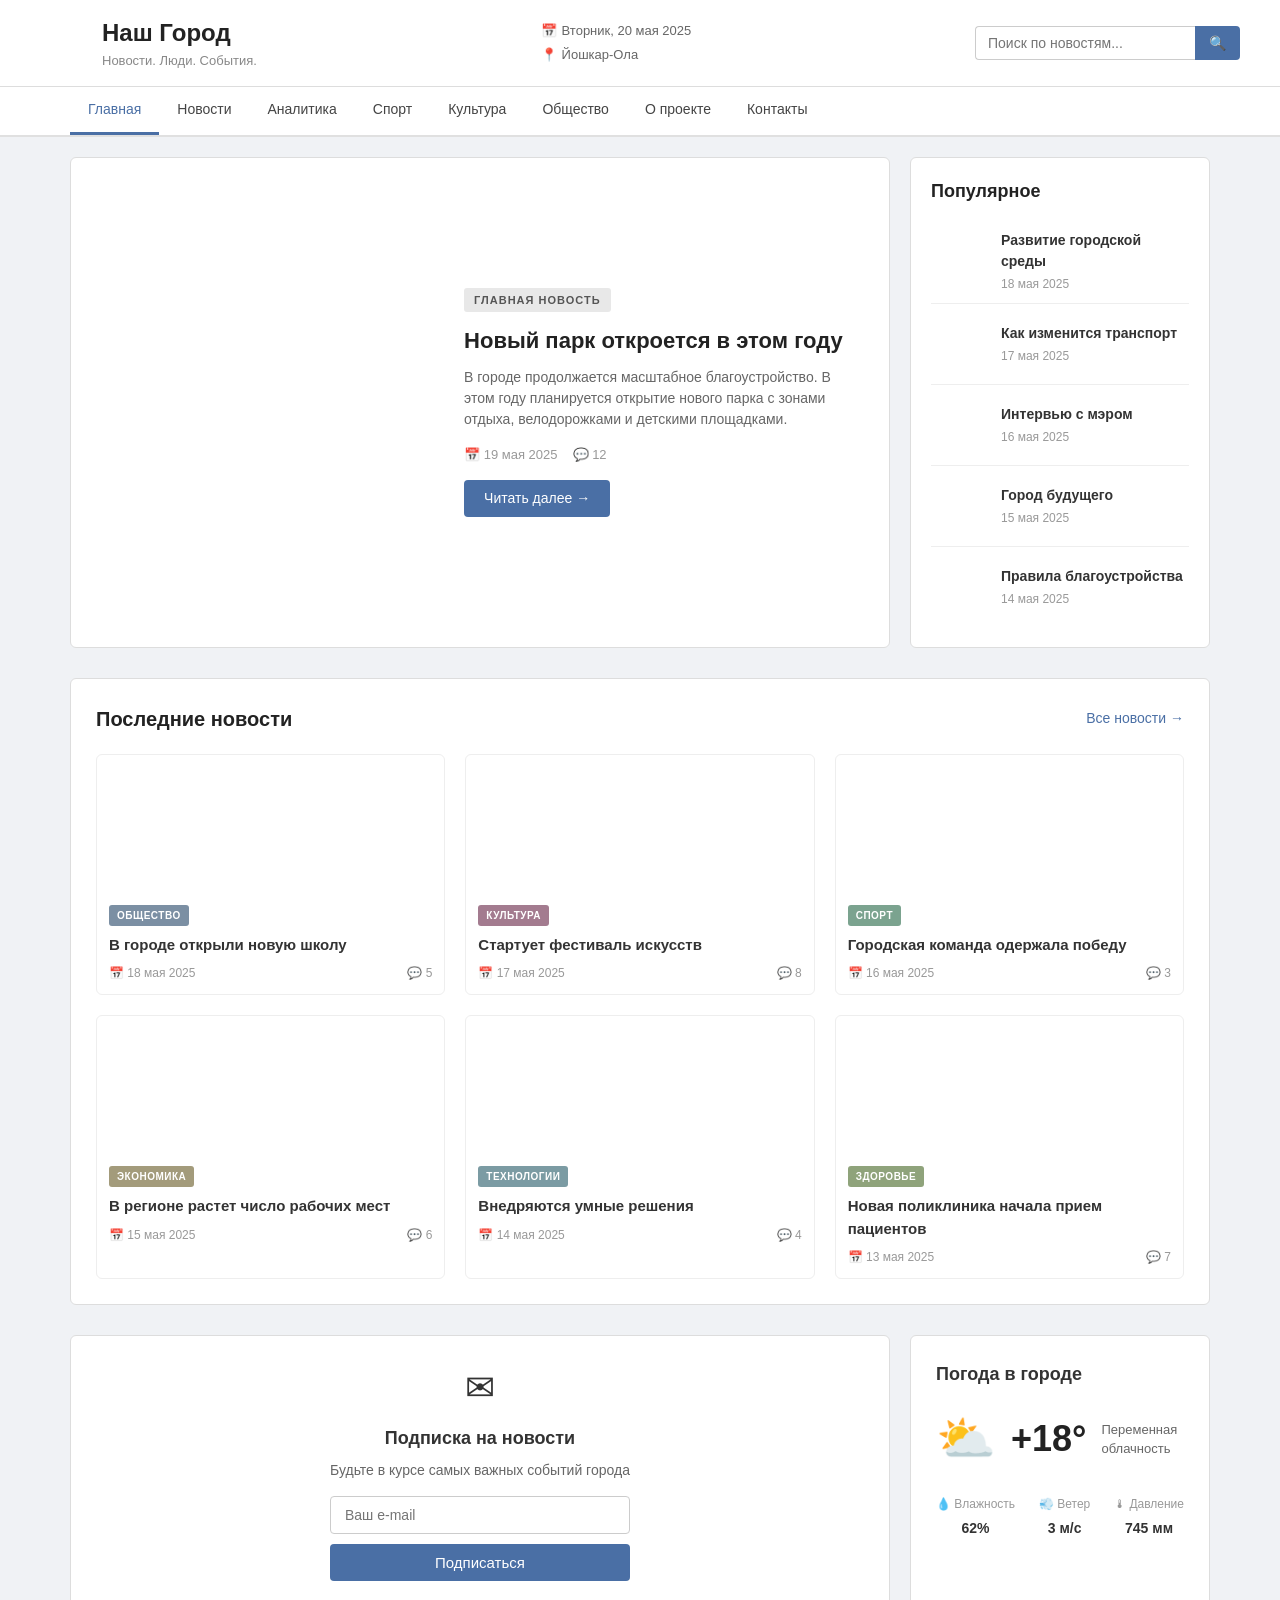
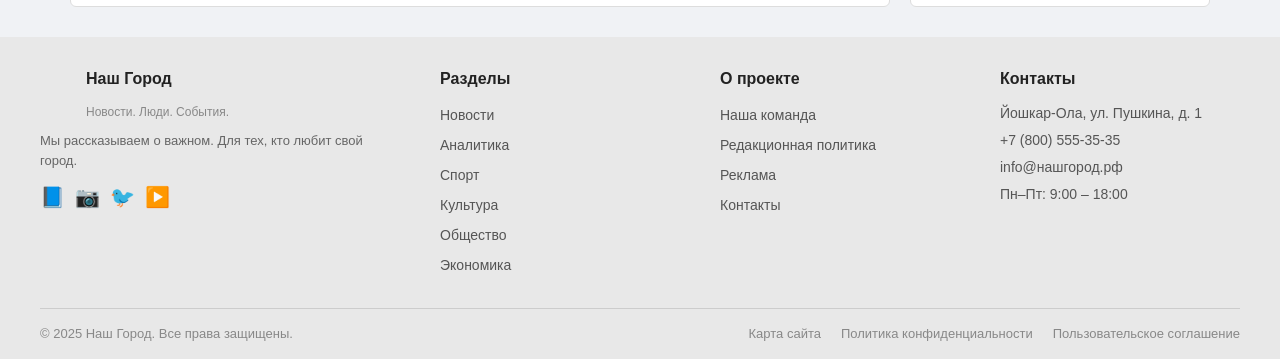
<file: lab5/zd1/index.html>
<!DOCTYPE html>
<html lang="ru">
<head>
    <meta charset="UTF-8">
    <title>Наш Город — Новостной портал</title>
    <link rel="stylesheet" href="style.css">
</head>
<body>
<header class="site-header">
    <div class="header-top">
        <div class="logo-area">
            <div class="logo-icon"></div>
            <div class="logo-text">
                <h1>Наш Город</h1>
                <p>Новости. Люди. События.</p>
            </div>
        </div>
        <div class="header-info">
            <div class="info-item">
                <span class="info-icon">📅</span>
                <span>Вторник, 20 мая 2025</span>
            </div>
            <div class="info-item">
                <span class="info-icon">📍</span>
                <span>Йошкар-Ола</span>
            </div>
        </div>
        <div class="search-area">
            <input type="text" placeholder="Поиск по новостям...">
            <button>🔍</button>
        </div>
    </div>
</header>
<nav class="main-nav">
    <ul>
        <li class="active"><a href="#">Главная</a></li>
        <li><a href="#">Новости</a></li>
        <li><a href="#">Аналитика</a></li>
        <li><a href="#">Спорт</a></li>
        <li><a href="#">Культура</a></li>
        <li><a href="#">Общество</a></li>
        <li><a href="#">О проекте</a></li>
        <li><a href="#">Контакты</a></li>
    </ul>
</nav>
<main class="main-content">
    <div class="top-section">

        <!-- Главная новость -->
        <section class="main-news">
            <div class="main-news-image"></div>
            <div class="main-news-content">
                <span class="news-badge">ГЛАВНАЯ НОВОСТЬ</span>
                <h2>Новый парк откроется в этом году</h2>
                <p>В городе продолжается масштабное благоустройство. В этом году планируется открытие нового парка с зонами отдыха, велодорожками и детскими площадками.</p>
                <div class="news-meta">
                    <span>📅 19 мая 2025</span>
                    <span>💬 12</span>
                </div>
                <a href="#" class="read-more">Читать далее →</a>
            </div>
        </section>
        <aside class="sidebar-popular">
            <h3>Популярное</h3>
            <ul>
                <li>
                    <div class="popular-thumb"></div>
                    <div class="popular-text">
                        <a href="#">Развитие городской среды</a>
                        <span>18 мая 2025</span>
                    </div>
                </li>
                <li>
                    <div class="popular-thumb"></div>
                    <div class="popular-text">
                        <a href="#">Как изменится транспорт</a>
                        <span>17 мая 2025</span>
                    </div>
                </li>
                <li>
                    <div class="popular-thumb"></div>
                    <div class="popular-text">
                        <a href="#">Интервью с мэром</a>
                        <span>16 мая 2025</span>
                    </div>
                </li>
                <li>
                    <div class="popular-thumb"></div>
                    <div class="popular-text">
                        <a href="#">Город будущего</a>
                        <span>15 мая 2025</span>
                    </div>
                </li>
                <li>
                    <div class="popular-thumb"></div>
                    <div class="popular-text">
                        <a href="#">Правила благоустройства</a>
                        <span>14 мая 2025</span>
                    </div>
                </li>
            </ul>
        </aside>
    </div>
    <section class="latest-news">
        <div class="section-header">
            <h2>Последние новости</h2>
            <a href="#" class="all-news">Все новости →</a>
        </div>
        <div class="news-grid">

            <article class="news-card">
                <div class="card-image"></div>
                <span class="card-tag tag-society">ОБЩЕСТВО</span>
                <h3>В городе открыли новую школу</h3>
                <div class="card-meta">
                    <span>📅 18 мая 2025</span>
                    <span>💬 5</span>
                </div>
            </article>

            <article class="news-card">
                <div class="card-image"></div>
                <span class="card-tag tag-culture">КУЛЬТУРА</span>
                <h3>Стартует фестиваль искусств</h3>
                <div class="card-meta">
                    <span>📅 17 мая 2025</span>
                    <span>💬 8</span>
                </div>
            </article>

            <article class="news-card">
                <div class="card-image"></div>
                <span class="card-tag tag-sport">СПОРТ</span>
                <h3>Городская команда одержала победу</h3>
                <div class="card-meta">
                    <span>📅 16 мая 2025</span>
                    <span>💬 3</span>
                </div>
            </article>

            <article class="news-card">
                <div class="card-image"></div>
                <span class="card-tag tag-economy">ЭКОНОМИКА</span>
                <h3>В регионе растет число рабочих мест</h3>
                <div class="card-meta">
                    <span>📅 15 мая 2025</span>
                    <span>💬 6</span>
                </div>
            </article>

            <article class="news-card">
                <div class="card-image"></div>
                <span class="card-tag tag-tech">ТЕХНОЛОГИИ</span>
                <h3>Внедряются умные решения</h3>
                <div class="card-meta">
                    <span>📅 14 мая 2025</span>
                    <span>💬 4</span>
                </div>
            </article>

            <article class="news-card">
                <div class="card-image"></div>
                <span class="card-tag tag-health">ЗДОРОВЬЕ</span>
                <h3>Новая поликлиника начала прием пациентов</h3>
                <div class="card-meta">
                    <span>📅 13 мая 2025</span>
                    <span>💬 7</span>
                </div>
            </article>
        </div>
    </section>
    <div class="bottom-section">

        <aside class="subscribe-block">
            <div class="subscribe-icon">✉</div>
            <h3>Подписка на новости</h3>
            <p>Будьте в курсе самых важных событий города</p>
            <input type="email" placeholder="Ваш e-mail">
            <button>Подписаться</button>
        </aside>

        <aside class="weather-block">
            <h3>Погода в городе</h3>
            <div class="weather-main">
                <div class="weather-icon">⛅</div>
                <div class="weather-temp">+18°</div>
                <div class="weather-desc">Переменная облачность</div>
            </div>
            <div class="weather-details">
                <div>
                    <span>💧 Влажность</span>
                    <strong>62%</strong>
                </div>
                <div>
                    <span>💨 Ветер</span>
                    <strong>3 м/с</strong>
                </div>
                <div>
                    <span>🌡 Давление</span>
                    <strong>745 мм</strong>
                </div>
            </div>
        </aside>
    </div>
</main>

<footer class="site-footer">
    <div class="footer-columns">

        <div class="footer-col footer-about">
            <div class="footer-logo">
                <div class="logo-icon-small"></div>
                <div>
                    <h4>Наш Город</h4>
                    <p>Новости. Люди. События.</p>
                </div>
            </div>
            <p class="footer-desc">Мы рассказываем о важном. Для тех, кто любит свой город.</p>
            <div class="social-icons">
                <span>📘</span><span>📷</span><span>🐦</span><span>▶️</span>
            </div>
        </div>

        <div class="footer-col">
            <h4>Разделы</h4>
            <ul>
                <li><a href="#">Новости</a></li>
                <li><a href="#">Аналитика</a></li>
                <li><a href="#">Спорт</a></li>
                <li><a href="#">Культура</a></li>
                <li><a href="#">Общество</a></li>
                <li><a href="#">Экономика</a></li>
            </ul>
        </div>

        <div class="footer-col">
            <h4>О проекте</h4>
            <ul>
                <li><a href="#">Наша команда</a></li>
                <li><a href="#">Редакционная политика</a></li>
                <li><a href="#">Реклама</a></li>
                <li><a href="#">Контакты</a></li>
            </ul>
        </div>

        <div class="footer-col">
            <h4>Контакты</h4>
            <ul class="contact-list">
                <li>Йошкар-Ола, ул. Пушкина, д. 1</li>
                <li>+7 (800) 555-35-35</li>
                <li>info@нашгород.рф</li>
                <li>Пн–Пт: 9:00 – 18:00</li>
            </ul>
        </div>
    </div>

    <div class="footer-bottom">
        <span>© 2025 Наш Город. Все права защищены.</span>
        <div class="footer-links">
            <a href="#">Карта сайта</a>
            <a href="#">Политика конфиденциальности</a>
            <a href="#">Пользовательское соглашение</a>
        </div>
    </div>
</footer>
</body>
</html>
</file>
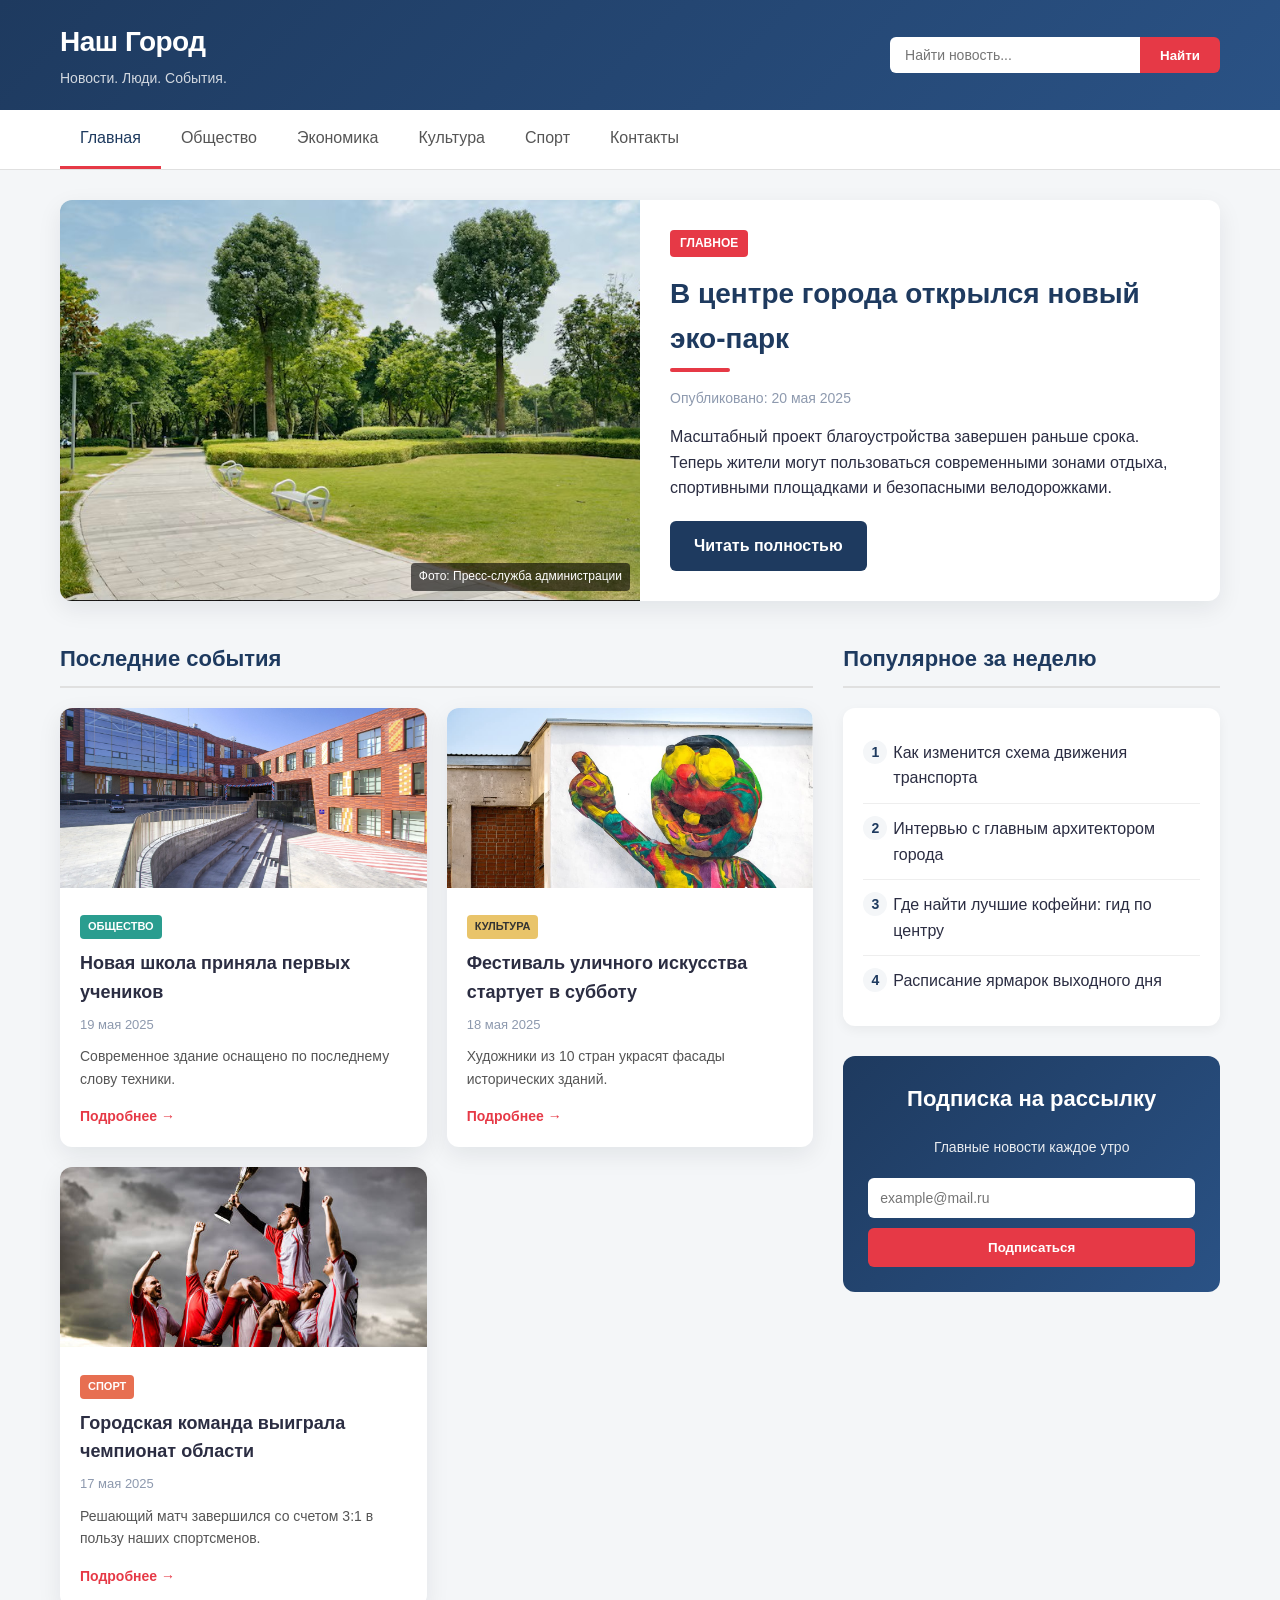
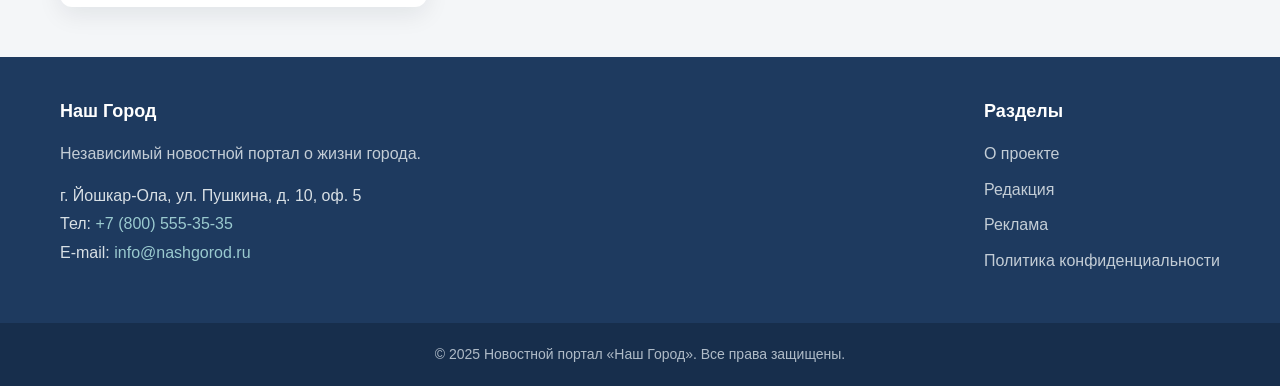
<file: lab5/zd2/index.html>
<!DOCTYPE html>
<html lang="ru">
<head>
    <meta charset="UTF-8">
    <meta name="viewport" content="width=device-width, initial-scale=1.0">
    <title>Наш Город — Новостной портал</title>
    <link rel="stylesheet" href="css/style.css">
</head>
<body>

    <header class="site-header">
        <div class="header-container">
            <div class="logo">
                <h1>Наш Город</h1>
                <span>Новости. Люди. События.</span>
            </div>
            
            <form class="search-form" action="#" method="get">
                <label for="search-input" class="visually-hidden">Поиск по сайту</label>
                <input type="search" id="search-input" name="q" placeholder="Найти новость...">
                <button type="submit">Найти</button>
            </form>
        </div>
    </header>

    <nav class="main-nav">
        <ul class="nav-list">
            <li><a href="#" class="active">Главная</a></li>
            <li><a href="#">Общество</a></li>
            <li><a href="#">Экономика</a></li>
            <li><a href="#">Культура</a></li>
            <li><a href="#">Спорт</a></li>
            <li><a href="#">Контакты</a></li>
        </ul>
    </nav>

    <main class="main-content">
        
        <section class="hero-section" id="hero">
            <article class="hero-article">
                <figure class="hero-figure">
                    <img src="images/hero.jpg" alt="Новый городской парк с велодорожками">
                    <figcaption>Фото: Пресс-служба администрации</figcaption>
                </figure>
                <div class="hero-text">
                    <span class="badge">Главное</span>
                    <h2>В центре города открылся новый эко-парк</h2>
                    <p class="meta">Опубликовано: <time datetime="2025-05-20">20 мая 2025</time></p>
                    <p>Масштабный проект благоустройства завершен раньше срока. Теперь жители могут пользоваться современными зонами отдыха, спортивными площадками и безопасными велодорожками.</p>
                    <a href="#" class="btn-primary">Читать полностью</a>
                </div>
            </article>
        </section>

        <div class="content-grid">
            <section class="news-feed">
                <h2>Последние события</h2>
                <div class="cards-container">
                    
                    <article class="card">
                        <figure>
                            <img src="images/news1.jpg" alt="Открытие новой школы">
                        </figure>
                        <div class="card-body">
                            <span class="tag tag-society">Общество</span>
                            <h3>Новая школа приняла первых учеников</h3>
                            <time datetime="2025-05-19">19 мая 2025</time>
                            <p>Современное здание оснащено по последнему слову техники.</p>
                            <a href="#" class="read-more">Подробнее →</a>
                        </div>
                    </article>

                    <article class="card">
                        <figure>
                            <img src="images/news2.jpg" alt="Фестиваль искусств">
                        </figure>
                        <div class="card-body">
                            <span class="tag tag-culture">Культура</span>
                            <h3>Фестиваль уличного искусства стартует в субботу</h3>
                            <time datetime="2025-05-18">18 мая 2025</time>
                            <p>Художники из 10 стран украсят фасады исторических зданий.</p>
                            <a href="#" class="read-more">Подробнее →</a>
                        </div>
                    </article>

                    <article class="card">
                        <figure>
                            <img src="images/news3.jpg" alt="Спортивные соревнования">
                        </figure>
                        <div class="card-body">
                            <span class="tag tag-sport">Спорт</span>
                            <h3>Городская команда выиграла чемпионат области</h3>
                            <time datetime="2025-05-17">17 мая 2025</time>
                            <p>Решающий матч завершился со счетом 3:1 в пользу наших спортсменов.</p>
                            <a href="#" class="read-more">Подробнее →</a>
                        </div>
                    </article>

                </div>
            </section>

            <aside class="sidebar">
                <section class="popular-news">
                    <h3>Популярное за неделю</h3>
                    <ol class="popular-list">
                        <li><a href="#">Как изменится схема движения транспорта</a></li>
                        <li><a href="#">Интервью с главным архитектором города</a></li>
                        <li><a href="#">Где найти лучшие кофейни: гид по центру</a></li>
                        <li><a href="#">Расписание ярмарок выходного дня</a></li>
                    </ol>
                </section>

                <section class="subscribe-box">
                    <h3>Подписка на рассылку</h3>
                    <p>Главные новости каждое утро</p>
                    <form action="#" method="post">
                        <label for="email-subscribe" class="visually-hidden">Ваш e-mail</label>
                        <input type="email" id="email-subscribe" name="email" placeholder="example@mail.ru" required>
                        <button type="submit" class="btn-accent">Подписаться</button>
                    </form>
                </section>
            </aside>
        </div>

    </main>

    <footer class="site-footer">
        <div class="footer-container">
            <div class="footer-info">
                <h4>Наш Город</h4>
                <p>Независимый новостной портал о жизни города.</p>
                <address>
                    г. Йошкар-Ола, ул. Пушкина, д. 10, оф. 5<br>
                    Тел: <a href="tel:+74951234567">+7 (800) 555-35-35</a><br>
                    E-mail: <a href="mailto:info@nashgorod.ru">info@nashgorod.ru</a>
                </address>
            </div>
            <div class="footer-links">
                <h4>Разделы</h4>
                <ul>
                    <li><a href="#">О проекте</a></li>
                    <li><a href="#">Редакция</a></li>
                    <li><a href="#">Реклама</a></li>
                    <li><a href="#">Политика конфиденциальности</a></li>
                </ul>
            </div>
        </div>
        <div class="footer-bottom">
            <p>&copy; 2025 Новостной портал «Наш Город». Все права защищены.</p>
        </div>
    </footer>

</body>
</html>
</file>
<file: lab5/zd1/style.css>
* {
    margin: 0;
    padding: 0;
    box-sizing: border-box;
}

body {
    font-family: 'Segoe UI', Arial, sans-serif;
    background: #f0f2f5;
    color: #333;
    line-height: 1.5;
}

a {
    text-decoration: none;
    color: inherit;
    transition: color 0.2s;
}

ul {
    list-style: none;
}

.site-header {
    background: #fff;
    padding: 15px 30px;
    border-bottom: 1px solid #ddd;
    box-shadow: 0 2px 8px rgba(0, 0, 0, 0.05);
}

.header-top {
    display: flex;
    align-items: center;
    justify-content: space-between;
    max-width: 1200px;
    margin: 0 auto;
    gap: 20px;
}

.logo-area {
    display: flex;
    align-items: center;
    gap: 12px;
}

.logo-icon {
    width: 50px;
    height: 50px;
    background: url('https://placehold.co/100x100/4a6fa5/ffffff?text=НГ') center/cover no-repeat;
    border-radius: 8px;
}

.logo-text h1 {
    font-size: 24px;
    color: #222;
}

.logo-text p {
    font-size: 13px;
    color: #888;
}

.header-info {
    display: flex;
    flex-direction: column;
    gap: 4px;
    font-size: 13px;
    color: #666;
}

.info-item {
    display: flex;
    align-items: center;
    gap: 5px;
}

.search-area {
    display: flex;
}

.search-area input {
    padding: 8px 12px;
    border: 1px solid #ccc;
    border-right: none;
    border-radius: 4px 0 0 4px;
    width: 220px;
    font-size: 14px;
    outline: none;
}

.search-area button {
    padding: 8px 14px;
    background: #4a6fa5;
    color: #fff;
    border: none;
    border-radius: 0 4px 4px 0;
    cursor: pointer;
    font-size: 14px;
}

.main-nav {
    background: #fff;
    border-bottom: 2px solid #e0e0e0;
}

.main-nav ul {
    display: flex;
    max-width: 1200px;
    margin: 0 auto;
    padding: 0 30px;
}

.main-nav li a {
    display: block;
    padding: 12px 18px;
    font-size: 14px;
    font-weight: 500;
    color: #444;
    border-bottom: 3px solid transparent;
}

.main-nav li.active a {
    color: #4a6fa5;
    border-bottom: 3px solid #4a6fa5;
}

.main-nav li a:hover {
    color: #4a6fa5;
}

.main-content {
    max-width: 1200px;
    margin: 20px auto;
    padding: 0 30px;
}

.top-section {
    display: flex;
    gap: 20px;
    margin-bottom: 30px;
}

.main-news {
    flex: 1;
    background: #fff;
    border-radius: 6px;
    overflow: hidden;
    display: flex;
    border: 1px solid #ddd;
}

.main-news-image {
    width: 45%;
    min-height: 280px;
    background: url('https://placehold.co/600x400/667eea/ffffff?text=Главная+новость') center/cover no-repeat;
    flex-shrink: 0;
}

.main-news-content {
    padding: 25px;
    display: flex;
    flex-direction: column;
    justify-content: center;
}

.news-badge {
    display: inline-block;
    background: #e8e8e8;
    color: #555;
    font-size: 11px;
    font-weight: 700;
    letter-spacing: 1px;
    padding: 4px 10px;
    border-radius: 3px;
    margin-bottom: 12px;
    align-self: flex-start;
}

.main-news-content h2 {
    font-size: 22px;
    margin-bottom: 10px;
    color: #222;
}

.main-news-content p {
    font-size: 14px;
    color: #666;
    margin-bottom: 15px;
}

.news-meta {
    display: flex;
    gap: 15px;
    font-size: 13px;
    color: #999;
    margin-bottom: 15px;
}

.read-more {
    display: inline-block;
    background: #4a6fa5;
    color: #fff;
    padding: 8px 20px;
    border-radius: 4px;
    font-size: 14px;
    align-self: flex-start;
}

.sidebar-popular {
    width: 300px;
    background: #fff;
    border-radius: 6px;
    padding: 20px;
    border: 1px solid #ddd;
    flex-shrink: 0;
}

.sidebar-popular h3 {
    font-size: 18px;
    margin-bottom: 15px;
    color: #222;
}

.sidebar-popular ul li {
    display: flex;
    gap: 10px;
    padding: 10px 0;
    border-bottom: 1px solid #eee;
}

.sidebar-popular ul li:last-child {
    border-bottom: none;
}

.popular-thumb {
    width: 60px;
    height: 60px;
    border-radius: 4px;
    flex-shrink: 0;
    background-size: cover;
    background-position: center;
}

.sidebar-popular ul li:nth-child(1) .popular-thumb {
    background-image: url('https://placehold.co/120x120/4a6fa5/ffffff?text=1');
}

.sidebar-popular ul li:nth-child(2) .popular-thumb {
    background-image: url('https://placehold.co/120x120/764ba2/ffffff?text=2');
}

.sidebar-popular ul li:nth-child(3) .popular-thumb {
    background-image: url('https://placehold.co/120x120/667eea/ffffff?text=3');
}

.sidebar-popular ul li:nth-child(4) .popular-thumb {
    background-image: url('https://placehold.co/120x120/764ba2/ffffff?text=4');
}

.sidebar-popular ul li:nth-child(5) .popular-thumb {
    background-image: url('https://placehold.co/120x120/4a6fa5/ffffff?text=5');
}

.popular-text {
    display: flex;
    flex-direction: column;
    justify-content: center;
}

.popular-text a {
    font-size: 14px;
    font-weight: 600;
    color: #333;
    margin-bottom: 3px;
}

.popular-text span {
    font-size: 12px;
    color: #999;
}

.latest-news {
    background: #fff;
    border-radius: 6px;
    padding: 25px;
    border: 1px solid #ddd;
    margin-bottom: 30px;
}

.section-header {
    display: flex;
    justify-content: space-between;
    align-items: center;
    margin-bottom: 20px;
}

.section-header h2 {
    font-size: 20px;
    color: #222;
}

.all-news {
    font-size: 14px;
    color: #4a6fa5;
}

.news-grid {
    display: grid;
    grid-template-columns: repeat(3, 1fr);
    gap: 20px;
}

.news-card {
    border: 1px solid #eee;
    border-radius: 6px;
    overflow: hidden;
    background: #fff;
    transition: box-shadow 0.2s;
}

.news-card:hover {
    box-shadow: 0 4px 12px rgba(0, 0, 0, 0.1);
}

.card-image {
    width: 100%;
    height: 140px;
    background-size: cover;
    background-position: center;
}

.news-card:nth-child(1) .card-image {
    background-image: url('https://placehold.co/400x200/667eea/ffffff?text=Новость+1');
}

.news-card:nth-child(2) .card-image {
    background-image: url('https://placehold.co/400x200/764ba2/ffffff?text=Новость+2');
}

.news-card:nth-child(3) .card-image {
    background-image: url('https://placehold.co/400x200/4a6fa5/ffffff?text=Новость+3');
}

.news-card:nth-child(4) .card-image {
    background-image: url('https://placehold.co/400x200/667eea/ffffff?text=Новость+4');
}

.news-card:nth-child(5) .card-image {
    background-image: url('https://placehold.co/400x200/764ba2/ffffff?text=Новость+5');
}

.news-card:nth-child(6) .card-image {
    background-image: url('https://placehold.co/400x200/4a6fa5/ffffff?text=Новость+6');
}

.card-tag {
    display: inline-block;
    font-size: 10px;
    font-weight: 700;
    letter-spacing: 0.5px;
    padding: 3px 8px;
    margin: 10px 12px 0;
    border-radius: 3px;
    color: #fff;
}

.tag-society   { background: #7b8fa3; }
.tag-culture   { background: #a37b8f; }
.tag-sport     { background: #7ba38f; }
.tag-economy   { background: #a39b7b; }
.tag-tech      { background: #7b9ba3; }
.tag-health    { background: #8fa37b; }

.news-card h3 {
    font-size: 15px;
    padding: 8px 12px;
    color: #333;
}

.card-meta {
    display: flex;
    justify-content: space-between;
    padding: 0 12px 12px;
    font-size: 12px;
    color: #999;
}

.bottom-section {
    display: flex;
    gap: 20px;
    margin-bottom: 30px;
}

.subscribe-block {
    flex: 1;
    background: #fff;
    border-radius: 6px;
    padding: 25px;
    border: 1px solid #ddd;
    text-align: center;
}

.subscribe-icon {
    font-size: 36px;
    margin-bottom: 10px;
}

.subscribe-block h3 {
    font-size: 18px;
    margin-bottom: 8px;
}

.subscribe-block p {
    font-size: 14px;
    color: #666;
    margin-bottom: 15px;
}

.subscribe-block input {
    display: block;
    width: 100%;
    max-width: 300px;
    margin: 0 auto 10px;
    padding: 10px 14px;
    border: 1px solid #ccc;
    border-radius: 4px;
    font-size: 14px;
    outline: none;
}

.subscribe-block button {
    display: block;
    width: 100%;
    max-width: 300px;
    margin: 0 auto;
    padding: 10px;
    background: #4a6fa5;
    color: #fff;
    border: none;
    border-radius: 4px;
    font-size: 15px;
    cursor: pointer;
}

.weather-block {
    width: 300px;
    background: #fff;
    border-radius: 6px;
    padding: 25px;
    border: 1px solid #ddd;
    flex-shrink: 0;
}

.weather-block h3 {
    font-size: 18px;
    margin-bottom: 15px;
}

.weather-main {
    display: flex;
    align-items: center;
    gap: 15px;
    margin-bottom: 20px;
}

.weather-icon {
    font-size: 48px;
}

.weather-temp {
    font-size: 36px;
    font-weight: 700;
    color: #222;
}

.weather-desc {
    font-size: 13px;
    color: #666;
}

.weather-details {
    display: flex;
    justify-content: space-between;
}

.weather-details div {
    text-align: center;
}

.weather-details span {
    display: block;
    font-size: 12px;
    color: #999;
    margin-bottom: 3px;
}

.weather-details strong {
    font-size: 14px;
    color: #333;
}

.site-footer {
    background: #e8e8e8;
    padding: 30px 30px 0;
}

.footer-columns {
    display: flex;
    max-width: 1200px;
    margin: 0 auto;
    gap: 40px;
    padding-bottom: 25px;
}

.footer-col {
    flex: 1;
}

.footer-about {
    flex: 1.5;
}

.footer-logo {
    display: flex;
    align-items: center;
    gap: 10px;
    margin-bottom: 10px;
}

.logo-icon-small {
    width: 36px;
    height: 36px;
    background: url('https://placehold.co/100x100/4a6fa5/ffffff?text=НГ') center/cover no-repeat;
    border-radius: 6px;
}

.footer-logo h4 {
    font-size: 18px;
    color: #222;
}

.footer-logo p {
    font-size: 12px;
    color: #888;
}

.footer-desc {
    font-size: 13px;
    color: #666;
    margin-bottom: 12px;
}

.social-icons {
    display: flex;
    gap: 10px;
    font-size: 20px;
}

.footer-col h4 {
    font-size: 16px;
    margin-bottom: 12px;
    color: #222;
}

.footer-col ul li {
    margin-bottom: 6px;
}

.footer-col ul li a {
    font-size: 14px;
    color: #555;
}

.footer-col ul li a:hover {
    color: #4a6fa5;
}

.contact-list li {
    font-size: 14px;
    color: #555;
    margin-bottom: 8px;
}

.footer-bottom {
    border-top: 1px solid #ccc;
    padding: 15px 0;
    display: flex;
    justify-content: space-between;
    align-items: center;
    max-width: 1200px;
    margin: 0 auto;
    font-size: 13px;
    color: #888;
}

.footer-links {
    display: flex;
    gap: 20px;
}

.footer-links a {
    color: #888;
    font-size: 13px;
}

.footer-links a:hover {
    color: #4a6fa5;
}
</file>
<file: lab5/zd2/css/style.css>
* {
    margin: 0;
    padding: 0;
    box-sizing: border-box;
}

body {
    font-family: 'Segoe UI', Tahoma, Geneva, Verdana, sans-serif;
    background-color: #f4f6f8;
    color: #2b2d42;
    line-height: 1.6;
}

.visually-hidden {
    position: absolute;
    width: 1px;
    height: 1px;
    padding: 0;
    margin: -1px;
    overflow: hidden;
    clip: rect(0, 0, 0, 0);
    border: 0;
}

a {
    text-decoration: none;
    color: inherit;
}

ul, ol {
    list-style: none;
}

.site-header {
    background: linear-gradient(135deg, #1e3a5f 0%, #2a5285 100%);
    color: #ffffff;
    padding: 20px 0;
    box-shadow: 0 4px 12px rgba(0, 0, 0, 0.1);
}

.header-container {
    max-width: 1200px;
    margin: 0 auto;
    padding: 0 20px;
    display: flex;
    justify-content: space-between;
    align-items: center;
    flex-wrap: wrap;
    gap: 15px;
}

.logo h1 {
    font-size: 28px;
    font-weight: 700;
    letter-spacing: -0.5px;
}

.logo span {
    font-size: 14px;
    opacity: 0.8;
}

.search-form {
    display: flex;
    gap: 0;
}

.search-form input[type="search"] {
    padding: 10px 15px;
    border: none;
    border-radius: 6px 0 0 6px;
    width: 250px;
    font-size: 14px;
    outline: none;
}

.search-form input[type="search"]:focus {
    box-shadow: 0 0 0 3px rgba(230, 57, 70, 0.3);
}

.search-form button {
    padding: 10px 20px;
    background-color: #e63946;
    color: white;
    border: none;
    border-radius: 0 6px 6px 0;
    cursor: pointer;
    font-weight: 600;
    transition: background-color 0.3s ease, transform 0.2s ease;
}

.search-form button:hover {
    background-color: #c1121f;
    transform: scale(1.05);
}

.main-nav {
    background-color: #ffffff;
    border-bottom: 1px solid #e0e0e0;
    position: sticky;
    top: 0;
    z-index: 100;
}

.nav-list {
    max-width: 1200px;
    margin: 0 auto;
    display: flex;
    padding: 0 20px;
    overflow-x: auto;
}

.nav-list li a {
    display: block;
    padding: 15px 20px;
    font-weight: 500;
    color: #555;
    border-bottom: 3px solid transparent;
    transition: color 0.3s ease, border-color 0.3s ease;
}

.nav-list li a:hover,
.nav-list li a.active {
    color: #1e3a5f;
    border-bottom-color: #e63946;
}

.main-content {
    max-width: 1200px;
    margin: 30px auto;
    padding: 0 20px;
}

.hero-section {
    margin-bottom: 40px;
}

.hero-article {
    background: #ffffff;
    border-radius: 12px;
    overflow: hidden;
    box-shadow: 0 8px 24px rgba(15, 23, 42, 0.08);
    display: flex;
    flex-wrap: wrap;
}

.hero-figure {
    flex: 1 1 400px;
    margin: 0;
    position: relative;
}

.hero-figure img {
    width: 100%;
    height: 100%;
    min-height: 300px;
    object-fit: cover;
    display: block;
}

.hero-figure figcaption {
    position: absolute;
    bottom: 10px;
    right: 10px;
    background: rgba(0, 0, 0, 0.6);
    color: #fff;
    font-size: 12px;
    padding: 4px 8px;
    border-radius: 4px;
}

.hero-text {
    flex: 1 1 400px;
    padding: 30px;
    display: flex;
    flex-direction: column;
    justify-content: center;
}

.badge {
    display: inline-block;
    background-color: #e63946;
    color: #fff;
    font-size: 12px;
    font-weight: 700;
    text-transform: uppercase;
    padding: 4px 10px;
    border-radius: 4px;
    margin-bottom: 15px;
    width: fit-content;
}

.hero-text h2 {
    font-size: 28px;
    margin-bottom: 15px;
    color: #1e3a5f;
    position: relative;
    padding-bottom: 10px;
}

.hero-text h2::after {
    content: "";
    position: absolute;
    bottom: 0;
    left: 0;
    width: 60px;
    height: 4px;
    background-color: #e63946;
    border-radius: 2px;
}

.meta {
    font-size: 14px;
    color: #8d99ae;
    margin-bottom: 15px;
}

.btn-primary {
    display: inline-block;
    margin-top: 20px;
    padding: 12px 24px;
    background-color: #1e3a5f;
    color: #fff;
    border-radius: 6px;
    font-weight: 600;
    width: fit-content;
    transition: background-color 0.3s ease, transform 0.2s ease;
}

.btn-primary:hover {
    background-color: #2a5285;
    transform: translateY(-2px);
}

.content-grid {
    display: grid;
    grid-template-columns: 2fr 1fr;
    gap: 30px;
}

.news-feed h2, .sidebar h3 {
    font-size: 22px;
    color: #1e3a5f;
    margin-bottom: 20px;
    padding-bottom: 10px;
    border-bottom: 2px solid #e0e0e0;
}

.cards-container {
    display: grid;
    grid-template-columns: repeat(auto-fill, minmax(280px, 1fr));
    gap: 20px;
}

.card {
    background: #ffffff;
    border-radius: 12px;
    overflow: hidden;
    box-shadow: 0 8px 24px rgba(15, 23, 42, 0.08);
    transition: transform 0.3s ease, box-shadow 0.3s ease;
    display: flex;
    flex-direction: column;
}

.card:hover {
    transform: translateY(-5px);
    box-shadow: 0 14px 32px rgba(15, 23, 42, 0.15);
}

.card figure {
    margin: 0;
}

.card img {
    width: 100%;
    height: 180px;
    object-fit: cover;
}

.card-body {
    padding: 20px;
    display: flex;
    flex-direction: column;
    flex-grow: 1;
}

.tag {
    font-size: 11px;
    font-weight: 700;
    text-transform: uppercase;
    padding: 3px 8px;
    border-radius: 4px;
    width: fit-content;
    margin-bottom: 10px;
    color: #fff;
}

.tag-society { background-color: #2a9d8f; }
.tag-culture { background-color: #e9c46a; color: #333; }
.tag-sport { background-color: #e76f51; }

.card-body h3 {
    font-size: 18px;
    margin-bottom: 8px;
    color: #2b2d42;
}

.card-body time {
    font-size: 13px;
    color: #8d99ae;
    margin-bottom: 10px;
    display: block;
}

.card-body p {
    font-size: 14px;
    color: #555;
    margin-bottom: 15px;
    flex-grow: 1;
}

.read-more {
    font-size: 14px;
    font-weight: 600;
    color: #e63946;
    transition: color 0.2s ease;
}

.read-more:hover {
    color: #c1121f;
}

.sidebar {
    display: flex;
    flex-direction: column;
    gap: 30px;
}

.popular-list {
    background: #ffffff;
    border-radius: 12px;
    padding: 20px;
    box-shadow: 0 4px 12px rgba(0,0,0,0.05);
    counter-reset: popular-counter;
}

.popular-list li {
    padding: 12px 0;
    border-bottom: 1px solid #eee;
    position: relative;
    padding-left: 30px;
}

.popular-list li:last-child {
    border-bottom: none;
}

.popular-list li::before {
    counter-increment: popular-counter;
    content: counter(popular-counter);
    position: absolute;
    left: 0;
    top: 12px;
    width: 24px;
    height: 24px;
    background-color: #f4f6f8;
    color: #1e3a5f;
    font-weight: 700;
    font-size: 14px;
    text-align: center;
    line-height: 24px;
    border-radius: 50%;
}

.popular-list li a:hover {
    color: #e63946;
}

.subscribe-box {
    background: linear-gradient(135deg, #1e3a5f 0%, #2a5285 100%);
    color: #fff;
    border-radius: 12px;
    padding: 25px;
    text-align: center;
}

.subscribe-box h3 {
    color: #fff;
    border-bottom: none;
    margin-bottom: 10px;
}

.subscribe-box p {
    font-size: 14px;
    opacity: 0.9;
    margin-bottom: 20px;
}

.subscribe-box input[type="email"] {
    width: 100%;
    padding: 12px;
    border: none;
    border-radius: 6px;
    margin-bottom: 10px;
    font-size: 14px;
}

.btn-accent {
    width: 100%;
    padding: 12px;
    background-color: #e63946;
    color: #fff;
    border: none;
    border-radius: 6px;
    font-weight: 700;
    cursor: pointer;
    transition: background-color 0.3s ease, transform 0.2s ease;
}

.btn-accent:hover {
    background-color: #c1121f;
    transform: scale(1.02);
}

.site-footer {
    background-color: #1e3a5f;
    color: #edf2f4;
    margin-top: 50px;
    padding-top: 40px;
}

.footer-container {
    max-width: 1200px;
    margin: 0 auto;
    padding: 0 20px 40px;
    display: flex;
    flex-wrap: wrap;
    gap: 40px;
    justify-content: space-between;
}

.footer-info h4, .footer-links h4 {
    font-size: 18px;
    margin-bottom: 15px;
    color: #fff;
}

.footer-info p {
    margin-bottom: 15px;
    opacity: 0.8;
}

address {
    font-style: normal;
    line-height: 1.8;
    opacity: 0.9;
}

address a {
    color: #a8dadc;
    transition: color 0.2s;
}

address a:hover {
    color: #fff;
}

.footer-links ul li {
    margin-bottom: 10px;
}

.footer-links ul li a {
    opacity: 0.8;
    transition: opacity 0.2s, padding-left 0.2s;
}

.footer-links ul li a:hover {
    opacity: 1;
    padding-left: 5px;
    color: #a8dadc;
}

.footer-bottom {
    background-color: #152a45;
    text-align: center;
    padding: 20px;
    font-size: 14px;
    opacity: 0.7;
}

@media (max-width: 768px) {
    .header-container {
        flex-direction: column;
        align-items: stretch;
        text-align: center;
    }

    .search-form {
        justify-content: center;
    }

    .search-form input[type="search"] {
        width: 100%;
    }

    .nav-list {
        justify-content: center;
        flex-wrap: wrap;
    }

    .hero-article {
        flex-direction: column;
    }

    .hero-figure img {
        min-height: 200px;
    }

    .content-grid {
        grid-template-columns: 1fr;
    }

    .sidebar {
        order: 2;
    }

    .footer-container {
        flex-direction: column;
        gap: 30px;
    }
}
</file>
